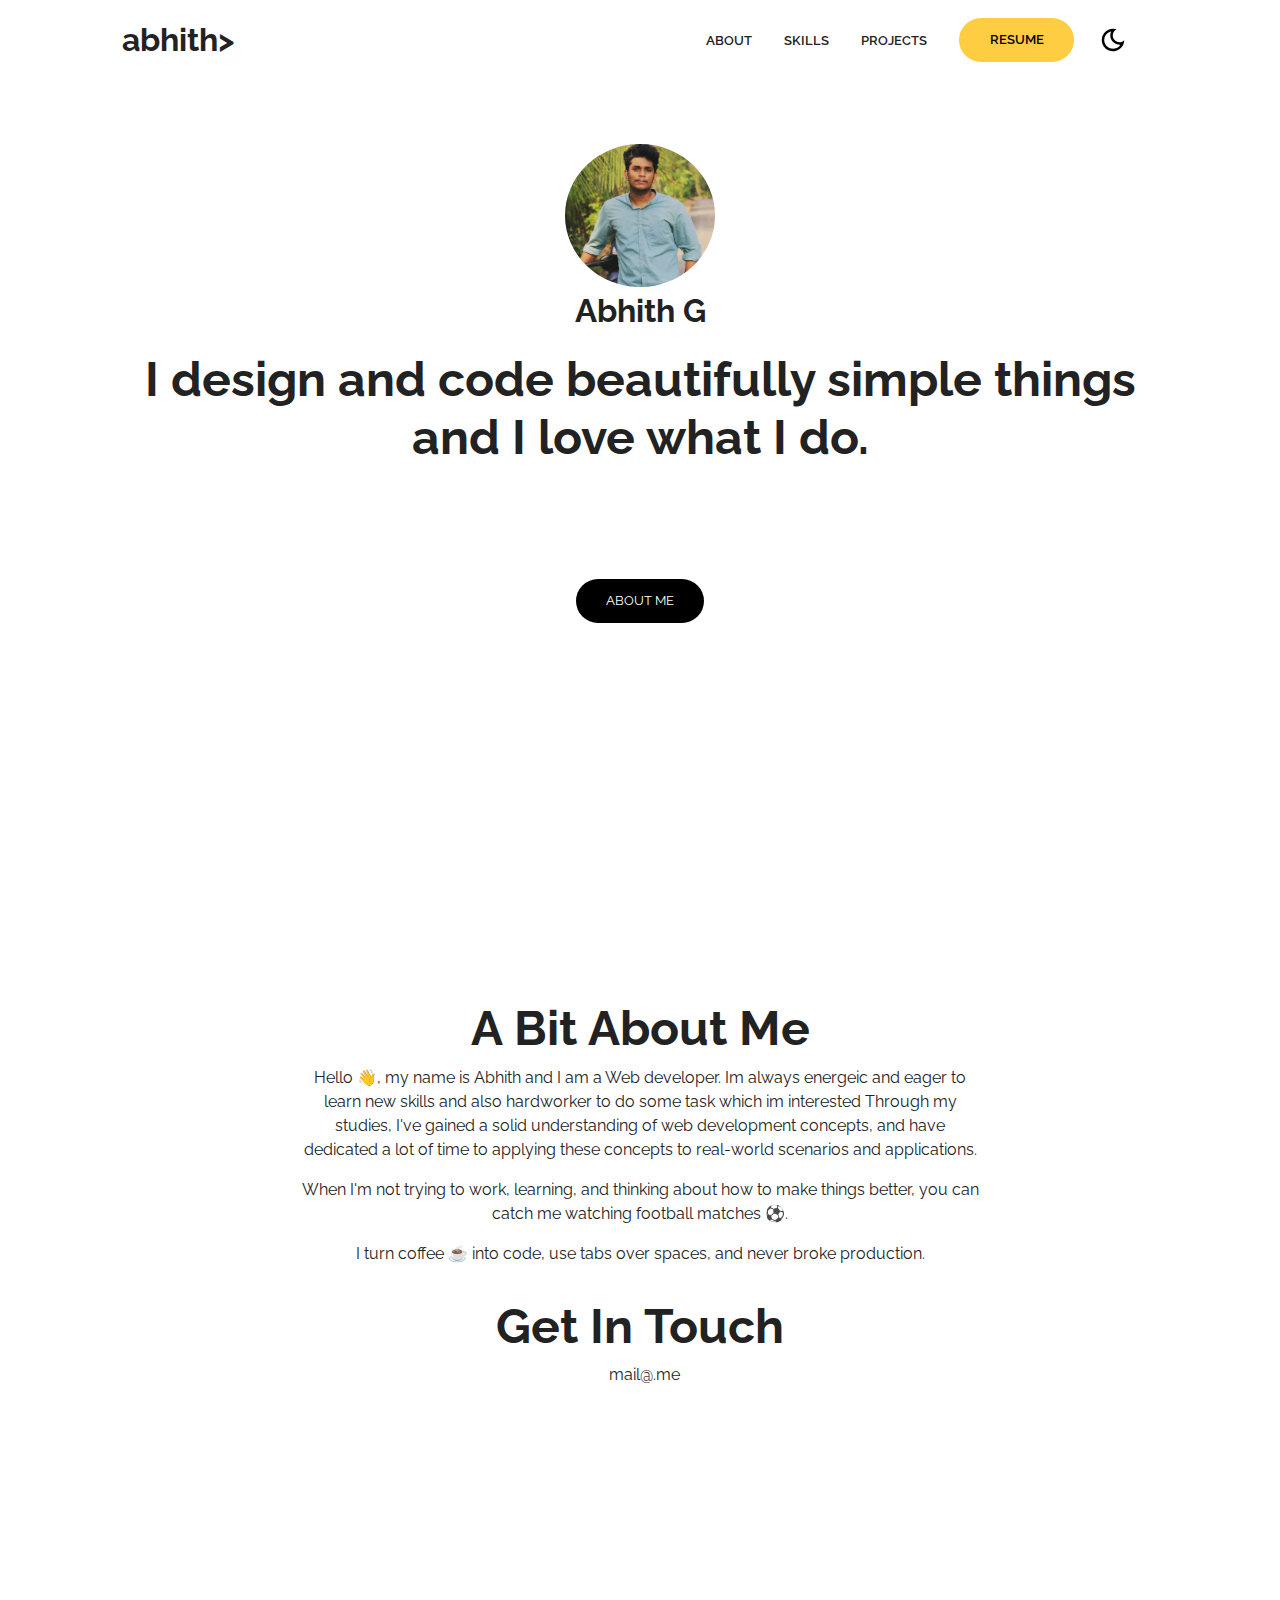
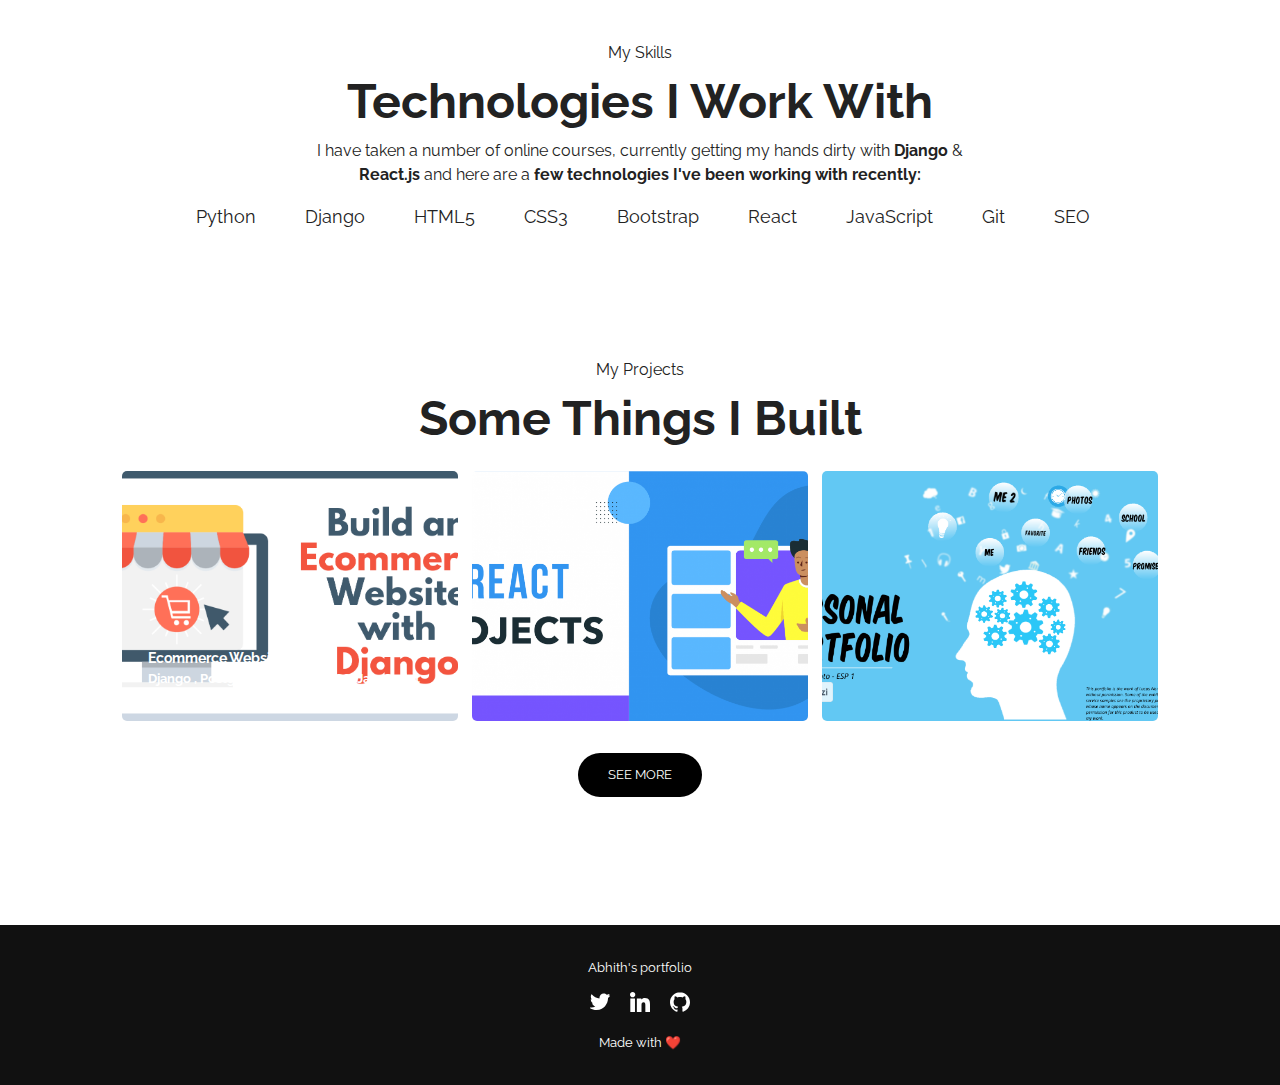
<file: index.html>
<!DOCTYPE html>
<html lang="en">
  <head>
    <meta charset="UTF-8" />
    <meta http-equiv="X-UA-Compatible" content="IE=edge" />
    <meta name="viewport" content="width=device-width, initial-scale=1.0" />

    <link rel="icon" type="image/x-icon" href=""/>
    <link rel="apple-touch-icon" href="">
    <link rel="stylesheet" href="https://cdnjs.cloudflare.com/ajax/libs/font-awesome/6.2.0/css/all.min.css" integrity="sha512-xh6O/CkQoPOWDdYTDqeRdPCVd1SpvCA9XXcUnZS2FmJNp1coAFzvtCN9BmamE+4aHK8yyUHUSCcJHgXloTyT2A==" crossorigin="anonymous" referrerpolicy="no-referrer" />
    <link rel="stylesheet" href="files/style.css" />
        <!-- Primary Meta Tags -->
    <title>abhith</title>
    <meta name="title" content="Abhith's - Portfolio">
    <meta name="description" content="ADD SOON">
    <meta name="robots" content="index, follow">
    <meta http-equiv="Content-Type" content="text/html; charset=utf-8">
    <meta name="language" content="English">
    <meta name="author" content="abhith">
    
    <!-- Open Graph / Facebook -->
    <meta property="og:type" content="website">
    <meta property="og:url" content="">
    <meta property="og:title" content="abhith's - Portfolio">
    <meta property="og:description" content="Porfolio">
    <meta property="og:image" content="">

    <!-- Twitter -->
    <meta property="twitter:card" content="summary_large_image">
    <meta property="twitter:url" content="">
    <meta property="twitter:title" content="abhith's - Portfolio">
    <meta property="twitter:description" content="Porfolio">
    <meta property="twitter:image" content="">
    <!-- Google tag (gtag.js) -->
    <script async src="https://www.googletagmanager.com/gtag/js?id=G-Y7NCHRJDGL"></script>
    <script>
      window.dataLayer = window.dataLayer || [];
      function gtag(){dataLayer.push(arguments);}
      gtag('js', new Date());

      gtag('config', 'G-Y7NCHRJDGL');
    </script>
    <!-- Hotjar Tracking Code for https://majnioui.me/ -->
    <script>
        (function(h,o,t,j,a,r){
            h.hj=h.hj||function(){(h.hj.q=h.hj.q||[]).push(arguments)};
            h._hjSettings={hjid:3197405,hjsv:6};
            a=o.getElementsByTagName('head')[0];
            r=o.createElement('script');r.async=1;
            r.src=t+h._hjSettings.hjid+j+h._hjSettings.hjsv;
            a.appendChild(r);
        })(window,document,'https://static.hotjar.com/c/hotjar-','.js?sv=');
    </script>
  </head>
  <body>
    <header id="hero">
      <!-- Navbar -->
      <nav class="navbar">
        <div class="container">
          <!-- Logo -->
          <h1 id="logo">
            <a href=><i class="fa-solid fa-code"></i> abhith>
          </h1>
          <!-- Navbar links -->
          <ul class="nav-menu">
            <li><a class="nav-link hover-effect" href="#about">ABOUT</a></li>
            <li><a class="nav-link hover-effect" href="#skills">SKILLS</a></li>
            <li><a class="nav-link hover-effect" href="#projects">PROJECTS</a></li>

            <li>
              <a class="nav-link btn btn-primary" href="">RESUME <i class="fa-solid fa-arrow-right"></i></a>
            </li>

            <!-- Toggle switch -->
            <div class="theme-switch">
              <input type="checkbox" id="switch" />
              <label class="toggle-icons" for="switch">
                <img class="moon" src="assets/moon.svg" width="100%" height="100%" alt="sun"/>
                <img class="sun" src="assets/sun.svg" width="100%" height="100%" alt="sun"/>
              </label>
            </div>
          </ul>
            <!-- Hamburger menu -->
          <div class="hamburger">
            <span class="bar"></span>
            <span class="bar"></span>
            <span class="bar"></span>
          </div>
        </div>
      </nav>

      <section class="header-container">
        <img class="profile-image" src="assets/me.jpg" width="100%" height="100%" alt="Abhith picture"/>
        <h1>Abhith G</h1>

        <div class="content-text">
          <h2>I design and code beautifully simple things</h2>
          <h2>and I love what I do.</h2>
          <br>
        <!-- Social links -->
        <div class="social">
          <a href="https://twitter.com/mernstack16?t=hZyqMD9UYi69GJKKimuMfg&s=09" target="_blank"><i class="fa-brands fa-twitter"></i></a>
          <a href="https://www.linkedin.com/in/abhith-g-524641232" target="_blank"><i class="fa-brands fa-linkedin-in"></i></a>
          <a href="https://github.com/Techhacky" target="_blank"><i class="fa-brands fa-github"></i></a>
          
        </div>
        </div>
        <a href="#about" class="btn btn-secondary">About me <i class="fa-solid fa-angle-down"></i></a>
      </section>
    </header>
    <div class="division"></div>
    <!-- Projects & Skills -->
    <section class="header-container" id="about">
      <div class="division"></div>
      <div class="content-text">
        <h2>A Bit About Me</h2>
        <p>Hello 👋, my name is Abhith and I am a Web developer. 
          Im always  energeic and eager to learn new skills and also hardworker to do some task which 
          im interested
          Through my studies, I've gained a solid understanding of web development concepts, and have
          dedicated a lot of time to applying these concepts to real-world scenarios and applications.
        </p>
        <p>
          When I'm not trying to work, learning, and thinking about how to make things better, you can catch me watching football matches ⚽.
        </p>
        <p><i class="fa-solid fa-quote-left"></i> I turn coffee ☕ into code, use tabs over spaces, and never broke production. <i class="fa-solid fa-quote-right"></i></p>
        <br>
        <h2>Get In Touch</h2>
        <p><a href="abhithabbu@gmail.com" ><i class="fa-regular fa-envelope"></i>&nbsp;&nbsp;mail@.me</a></p>
        <div class="social">
          <a href="https://twitter.com/mernstack16?t=hZyqMD9UYi69GJKKimuMfg&s=09" target="_blank"><i class="fa-brands fa-twitter"></i></a>
          <a href="https://www.linkedin.com/in/abhith-g-524641232" target="_blank"><i class="fa-brands fa-linkedin-in"></i></a>
          <a href="https://instagram.com/chikku_1016?igshid=OTJlNzQ0NWM=" target="_blank"><i class="fa-brands fa-instagram"></i></a>
        </div>
        <div id="skills">
        <div class="division"></div>
        <p>My Skills</p>
          <h2>Technologies I Work With</h2>
            <p>I have taken a number of online courses, currently getting my hands 
              dirty with <strong>Django</strong> & <strong>React.js</strong> and here are a <strong>few technologies
                I've been working with recently:</strong>
            </p>
        <div id="used">
          <div><i class="fa-brands fa-python"></i>&nbsp;Python</div>
          <div><i class="fa-solid fa-brackets-curly"></i>&nbsp;Django</div>
          <div><i class="fa-brands fa-html5"></i>&nbsp;HTML5</div>
          <div><i class="fa-brands fa-css3-alt"></i>&nbsp;CSS3</div>
          <div><i class="fa-brands fa-bootstrap"></i>&nbsp;Bootstrap</div>
          <div><i class="fa-brands fa-react"></i>&nbsp;React</div>
          <div><i class="fa-brands fa-js"></i>&nbsp;JavaScript</div>
          <div><i class="fa-brands fa-git-alt"></i>&nbsp;Git</div>
          <div><i class="fa-brands fa-yoast"></i>&nbsp;SEO</div>
      </div>
        </div>
    </section>
    <!-- Projects -->
    <section id="projects" class="project-container container">
      <div class="content-text">
        <p>My Projects</p>
        <h2>Some Things I Built</h2>
      </div>
      <article class="project">
        <!-- Project 1 -->
        <div href="" class="card">
          <!-- <div class="project-info"> -->
            <div class="project-bio">
              <h3>Ecommerce Website</h3> 
              <p>Django , PostgreSQL , HTML, CSS, JavaScript</p>
            </div>

            <div class="project-link">
              <a href="" target="_blank"><i class="fab fa-github"></i></a>
              <a href="#" target="_blank"><i class="fas fa-globe"></i></a>
            </div>
          </div>
        </div>

        <!-- Project 2 -->
        <div href="" class="card">
          <div class="project-info">
            <div class="project-bio">
              <h3>React Shop</h3>
              <p>React , HTML, CSS , JavaScript</p>
            </div>

            <div class="project-link">
              <a href="" target="_blank"><i class="fab fa-github"></i></a>
              <a href="#" target="_blank"><i class="fas fa-globe"></i></a>
            </div>
          </div>
        </div>

      

        <!-- Porject 3 -->
        <div href="" class="card">
          <div class="project-info">
            <div class="project-bio">
              <h3>Personal Porfolio 2</h3>
              <p>HTML, CSS, JavaScript</p>
            </div>

            <div class="project-link">
              <a href="" target="_blank"><i class="fab fa-github"></i></a>
              <a href="" target="_blank"><i class="fas fa-globe"></i></a>
            </div>
          </div>
        </div>

      </article>
      <a href="https://github.com/Techhacky?tab=repositories" class="btn btn-secondary" target="_blank" >See More <i class="fa-solid fa-arrow-right"></i></i></a>
    </section>
    <footer id="footer">
      <div class="container">
        <p> Abhith's portfolio</p>
        <!-- Social links -->
        <div class="social">
          <a href="https://twitter.com/mernstack16?t=hZyqMD9UYi69GJKKimuMfg&s=09" target="_blank"><img src="./assets/twitter-icon.svg" alt="Twitter" /></a>
          <a href="https://www.linkedin.com/in/abhith-g-524641232" target="_blank"><img src="./assets/linkedin-icon.svg" alt="Linkedin"/></a>
          <a href="https://github.com/Techhacky" target="_blank"><img src="./assets/github-icon.svg" alt="GitHub" /></a>
        </div>
        <p>Made with ❤️ </p>
      </div>
    </footer>
    <script src="files/script.js"></script>
  </body>
</html>
</file>
<file: files/style.css>
@import url(https://fonts.googleapis.com/css?family=Raleway:100,200,300,regular,500,600,700,800,900,100italic,200italic,300italic,italic,500italic,600italic,700italic,800italic,900italic&display=swap);

/* variables */
:root {
  /* Colors */
  --primary-color: #ffcd42;
  --secondary-color: #ffd35c;
  --bg-primary: #ffffff;
  --text-color: #222222;
  --text-color-two: #ffffff;
  --bg-secondary: #000000;
  --card-background: #f4f4f4;
  --bg-secondary-two: #111111;

  --shadow: 0 10px 40px rgba(0, 0, 0, 0.2);

  /* Font Weight */
  --weight-small: 400;
  --weight-semibold: 600;
  --weight-bold: 800;

  /* Max width */
  --width-small: 600px;
  --width-medium: 1100px;
  --width-large: 1300px;
}

[data-theme="dark"] {
  --primary-color: #ffcd42;
  --secondary-color: #ffd35c;
  --bg-primary: #000000;
  --text-color: #ffffff;
  --text-color-two: #222222;
  --bg-secondary: #ffffff;
  --card-background: #111111;
  --bg-secondary-two: #f4f4f4;
  --shadow: 0 2px 10px rgba(95, 95, 95, 0.2);
  --hover-effect::after #f4f4f4;
}

html {
  font-size: 100%;
  scroll-behavior: smooth;
}

/* Reset default styling */
* {
  margin: 0;
  padding: 0;
  box-sizing: border-box;
}

ul {
  list-style: none;
}

a {
  text-decoration: none;
  color: var(--text-color);
}

/* Main styling */
body {
  background: var(--bg-primary);
  color: var(--text-color);
  font-family: "Raleway", sans-serif;
  line-height: 1.5;
}

/* Navbar */
.navbar {
  position: fixed;
  top: 0;
  left: 0;
  right: 0;
  z-index: 20;
  background: var(--bg-primary);
}

.navbar .container {
  display: flex;
  align-items: center;
  justify-content: space-between;
  z-index: 20;
  height: 80px;
  width: 100%;
}

.navbar .nav-menu {
  display: flex;
  align-items: center;
  background: var(--bg-primary);
}

.navbar .nav-link {
  margin: 0 1rem;
  font-size: 0.8rem;
  font-weight: var(--weight-semibold);
  position: relative;
	transition: var(--transition-clr);
}
.navbar .nav-link:hover {
  font-weight: bold;
}



.navbar .btn {
  margin-right: 1.5rem;
}

.fa-solid .fa-arrow-right {
  margin-left: 0.5rem;
  font-size: 0.9rem;
}

/* hamburger */
.hamburger {
  margin-bottom: 0.1rem;
  display: none;
}

.bar {
  display: block;
  width: 23px;
  height: 3px;
  margin: 4px auto;
  transition: all 0.3s ease-in-out;
  border-radius: 30px;
  background-color: var(--bg-secondary);
}

/* Hero section */
#hero {
  display: flex;
  flex-direction: column;
  height: 100%;
}

.profile-image {
  width: 150px;
  border-radius: 50%;
  animation: bounce 1s infinite alternate;
}

@keyframes bounce {
  from {
    transform: translateY(0px);
  }

  to {
    transform: translateY(-10px);
  }
}

.division {
  width: 100%;
  height: 2px;
  background-color: transparent;
  margin: 5.5rem 0;
}
/* Projects */
#projects {
  display: flex;
  flex-direction: column;
  margin: 2rem auto 5rem;
}

#projects .btn {
  align-self: center;
  margin: 2rem 0;
}

.project {
  display: grid;
  grid-template-columns: repeat(3, 1fr);
  grid-auto-rows: minmax(250px, auto);
  grid-gap: 0.9rem;
}

.card .project-bio p {
  font-size: 0.83rem;
}

.card .project-bio h3 {
  font-size: 0.9rem;
}

.project-info {
  display: flex;
  justify-content: space-between;
  opacity: 0;
  position: relative;
  transition: 0.5s ease-in-out;
}

.project-bio {
  font-weight: bold;
  display: flex;
  flex-direction: column;
  justify-content: flex-end;
  position: relative;
  top: 160px;
  left: 10px;
}

/* Footer */
#footer {
  background: #111111;
}

#footer .container {
  display: flex;
  flex-direction: column;
  align-items: center;
  justify-content: center;
  color: #ffffff;
  min-height: 160px;
  text-align: center;
}

#footer a {
  font-size: 0.8rem;
  color: #fff;
}

#footer a:hover {
  opacity: 0.6;
}

#footer .social {
  margin: 0.9rem 0;
}

#footer .social img {
  width: 20px;
  height: 20px;
}

#footer .social a {
  margin: 0 0.5rem;
}

#footer p {
  font-size: 0.8rem;
}

/* Responsiveness */

@media (max-width: 1000px) {
  .project {
    display: grid;
    grid-template-columns: repeat(2, 1fr);
  }
}

@media (max-width: 768px) {
}

@media (max-width: 670px) {
  .navbar .nav-menu {
    position: fixed;
    right: -100vw;
    top: 4.5rem;
    flex-direction: column;
    width: calc(80% - 10px);
    transition: 0.3s;
    box-shadow: var(--shadow);
    padding: 2rem;
    border-radius: 5px;
    align-items: flex-start;
  }

  .navbar .btn {
    margin: 0;
    margin-top: 1rem;
  }

  .nav-menu.active {
    right: 20px;
  }

  .nav-menu .nav-link {
    font-size: 0.9rem;
    margin: 0 0.2rem;
  }

  .nav-menu li {
    margin-bottom: 0.5rem;
    width: 100%;
  }

  .nav-menu .btn {
    width: 100%;
    text-align: center;
    margin-top: 0.5rem;
  }

  .hamburger {
    display: block;
    cursor: pointer;
    padding: 0.2rem 0.4rem;
  }

  .hamburger.active {
    border: 1px dotted gray;
  }

  .hamburger.active .bar:nth-child(2) {
    opacity: 0;
  }

  .hamburger.active .bar:nth-child(1) {
    transform: translateY(6px) rotate(45deg);
  }

  .hamburger.active .bar:nth-child(3) {
    transform: translateY(-8px) rotate(-45deg);
  }
}

@media (max-width: 600px) {
  .project {
    display: grid;
    grid-template-columns: 1fr;
  }

  .header-container .btn {
    border-radius: 5px;
    width: 80%;
  }
}
.container {
  max-width: var(--width-medium);
  margin: 0 auto;
  padding: 1rem 2rem;
}

h1::selection,
h2::selection {
  color: #111;
  background: var(--primary-color);
}

/* Buttons */
.btn {
  display: inline-block;
  padding: 0.75rem 1.9rem;
  border-radius: 30px;
  text-transform: uppercase;
  font-size: 0.82rem;
  transition: 0.3s;
}

.btn-primary {
  background: var(--primary-color);
  color: #000000;
}

.btn-secondary {
  margin: 5px 0;
  background-color: var(--bg-secondary);
  color: var(--bg-primary);
}

/* add hover to resume button */
.btn-primary:hover {
  background: var(--secondary-color);
}

/* Dark mode toggle */
#switch {
  display: none;
}

.toggle-icons {
  display: flex;
  justify-content: space-between;
  align-items: center;
  cursor: pointer;
}

.toggle-icons > img {
  transition: 0.6s cubic-bezier(0.23, 1, 0.32, 1);
  width: 30px;
}

.moon {
  transform: rotate(10deg);
}

#switch:checked + .toggle-icons .moon {
  transform: rotate(250deg);
}

#switch:checked + .toggle-icons .sun {
  transform: rotate(100deg);
}

/* Header Container */
.header-container {
  display: flex;
  flex-direction: column;
  align-items: center;
  justify-content: center;
  margin-top: 8rem;
  padding: 1rem;
}

.header-container > div {
  margin-top: 1rem;
}

.content-text {
  text-align: center;
  margin: 1.5rem 0;
}

.content-text h2 {
  font-size: 3rem;
  line-height: 1.2;
  transition: 0.2s ease-in-out;
}

.content-text p {
  padding: 0.5rem;
  margin: 0 auto;
  max-width: 700px;
}

/* Project cards */
.card {
  padding: 1rem;
  background: var(--card-background);
  color: #ffffff;
  border-radius: 5px;
  transition: 0.4s ease-in-out;
  cursor: pointer;
}

.card a {
  color: #ffffff;
  transition: 0.25s ease-in-out;
  font-size: 1.1rem;
  margin-right: 0.3rem;
}

.card a:hover {
  color: var(--primary-color);
}

.card:hover {
  box-shadow: inset 0 100px 1000px 10px rgba(0, 0, 0, 0.8);
}

.card:hover .project-info {
  opacity: 1;
}

/* Project Images */

/* project 1 */
.card:nth-child(1) {
  background: url(../assets/django.png) center center/cover;
}

/* Project 2 */
.card:nth-child(2) {
  background: url(../assets/react.png) center center/cover;
}

/* Project 3 */
.card:nth-child(3) {
  background: url(../assets/download\ \(1\).png) center center/cover;
}

/* Media Queries */
@media (max-width: 768px) {
  .header-container {
    margin-top: 7rem;
    text-align: center;
  }

  .content-text h2 {
    font-size: 2.5rem;
  }
}

/* Socials */
#used div{
  font-size:18px !important;
  display:inline-block;
  padding:8px 10px;
  margin:0px 10px;
  border-radius:50px;
}
.social .fa-brands, .fab {
  font-size: 40px;
  padding: 1rem;
}
.fa-twitter {
  color: #00acee;
}
.fa-linkedin-in {
  color: #0e76a8;
}
.fa-instagram {
  color: #cd486b;
}

/* Menu  Nav eff */
.hover-effect::after {
	position: absolute;
	content: '';
	left: 0;
	bottom: -2px;
	width: 100%;
	height: 2.5px;
	background: #ffcd42;

	transform: scaleX(0);
	transform-origin: left;
	transition: all 300ms ease-in-out;
}

.hover-effect:hover::after {
	transform-origin: right;
	transform: scaleX(1);
}

.nav-link .hover-effect {
  margin: 0 1rem;
  font-size: 0.8rem;
  font-weight: var(--weight-semibold);
}
</file>
